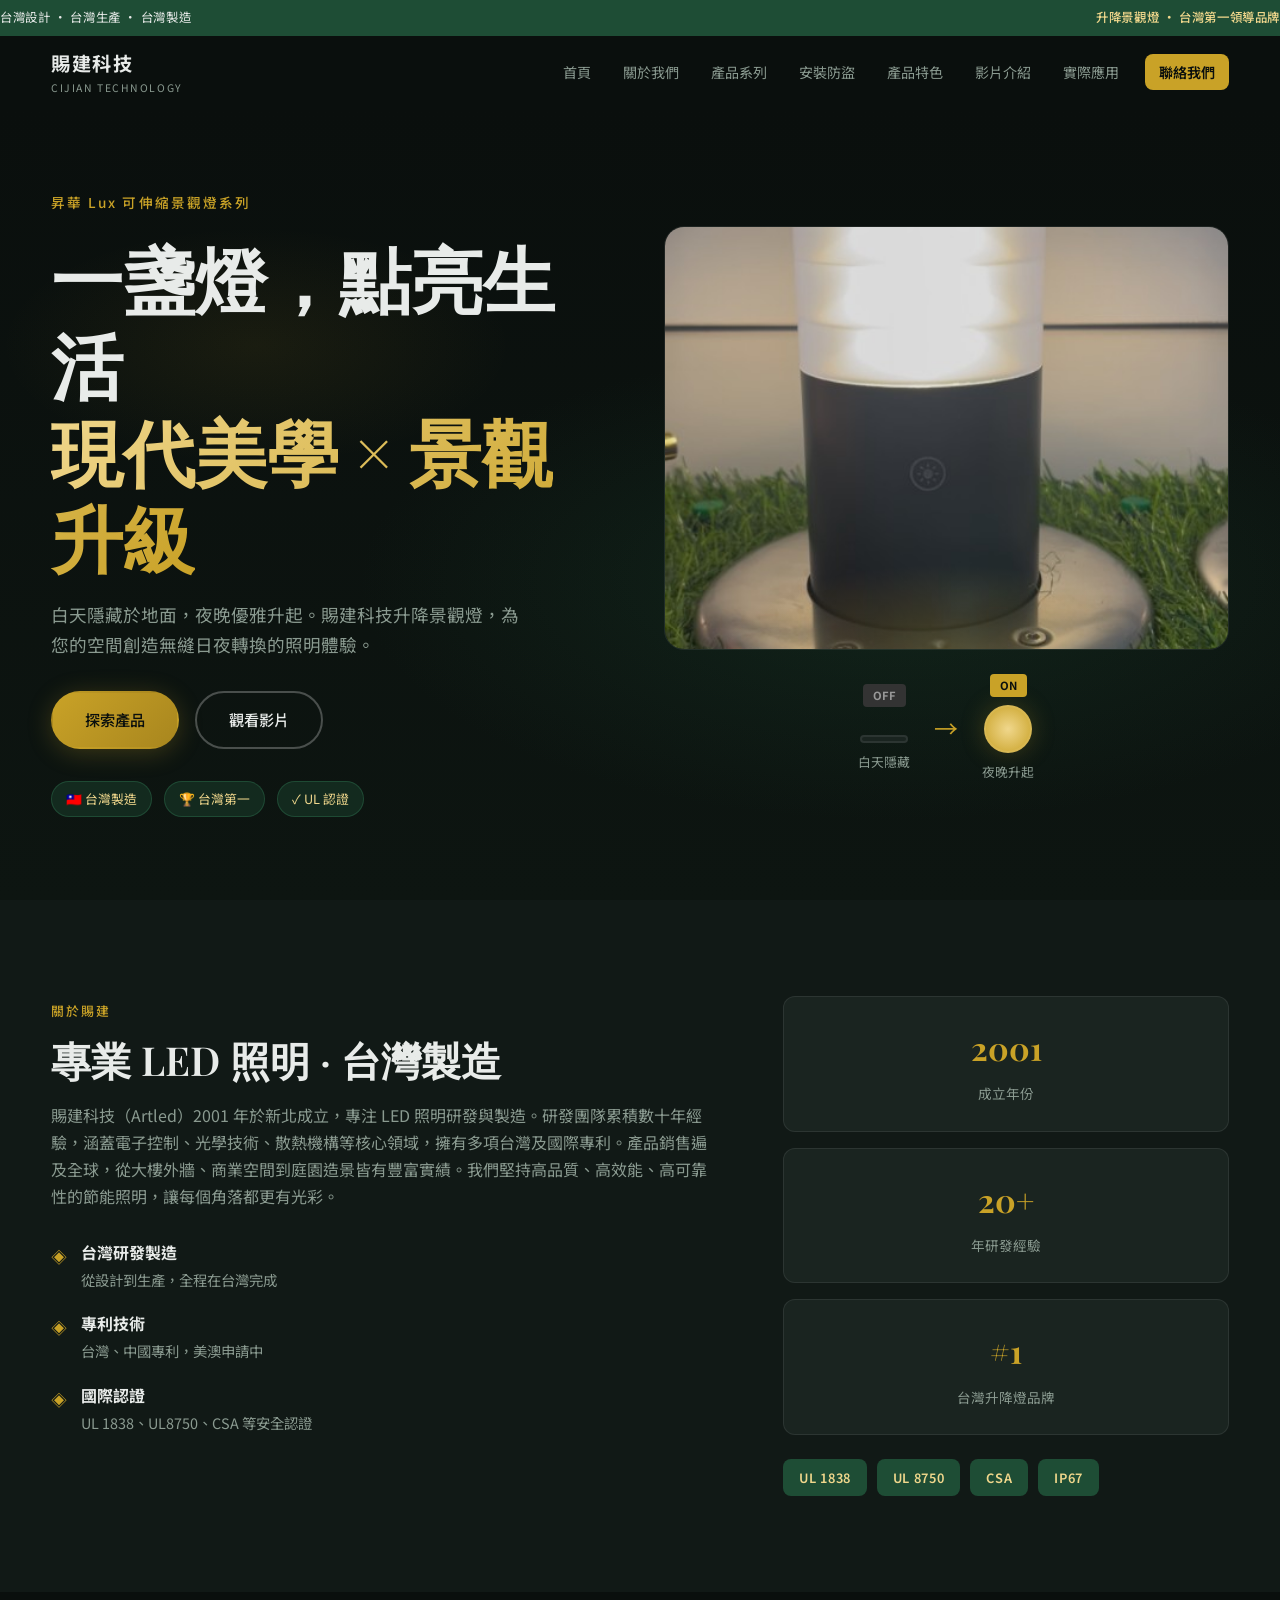
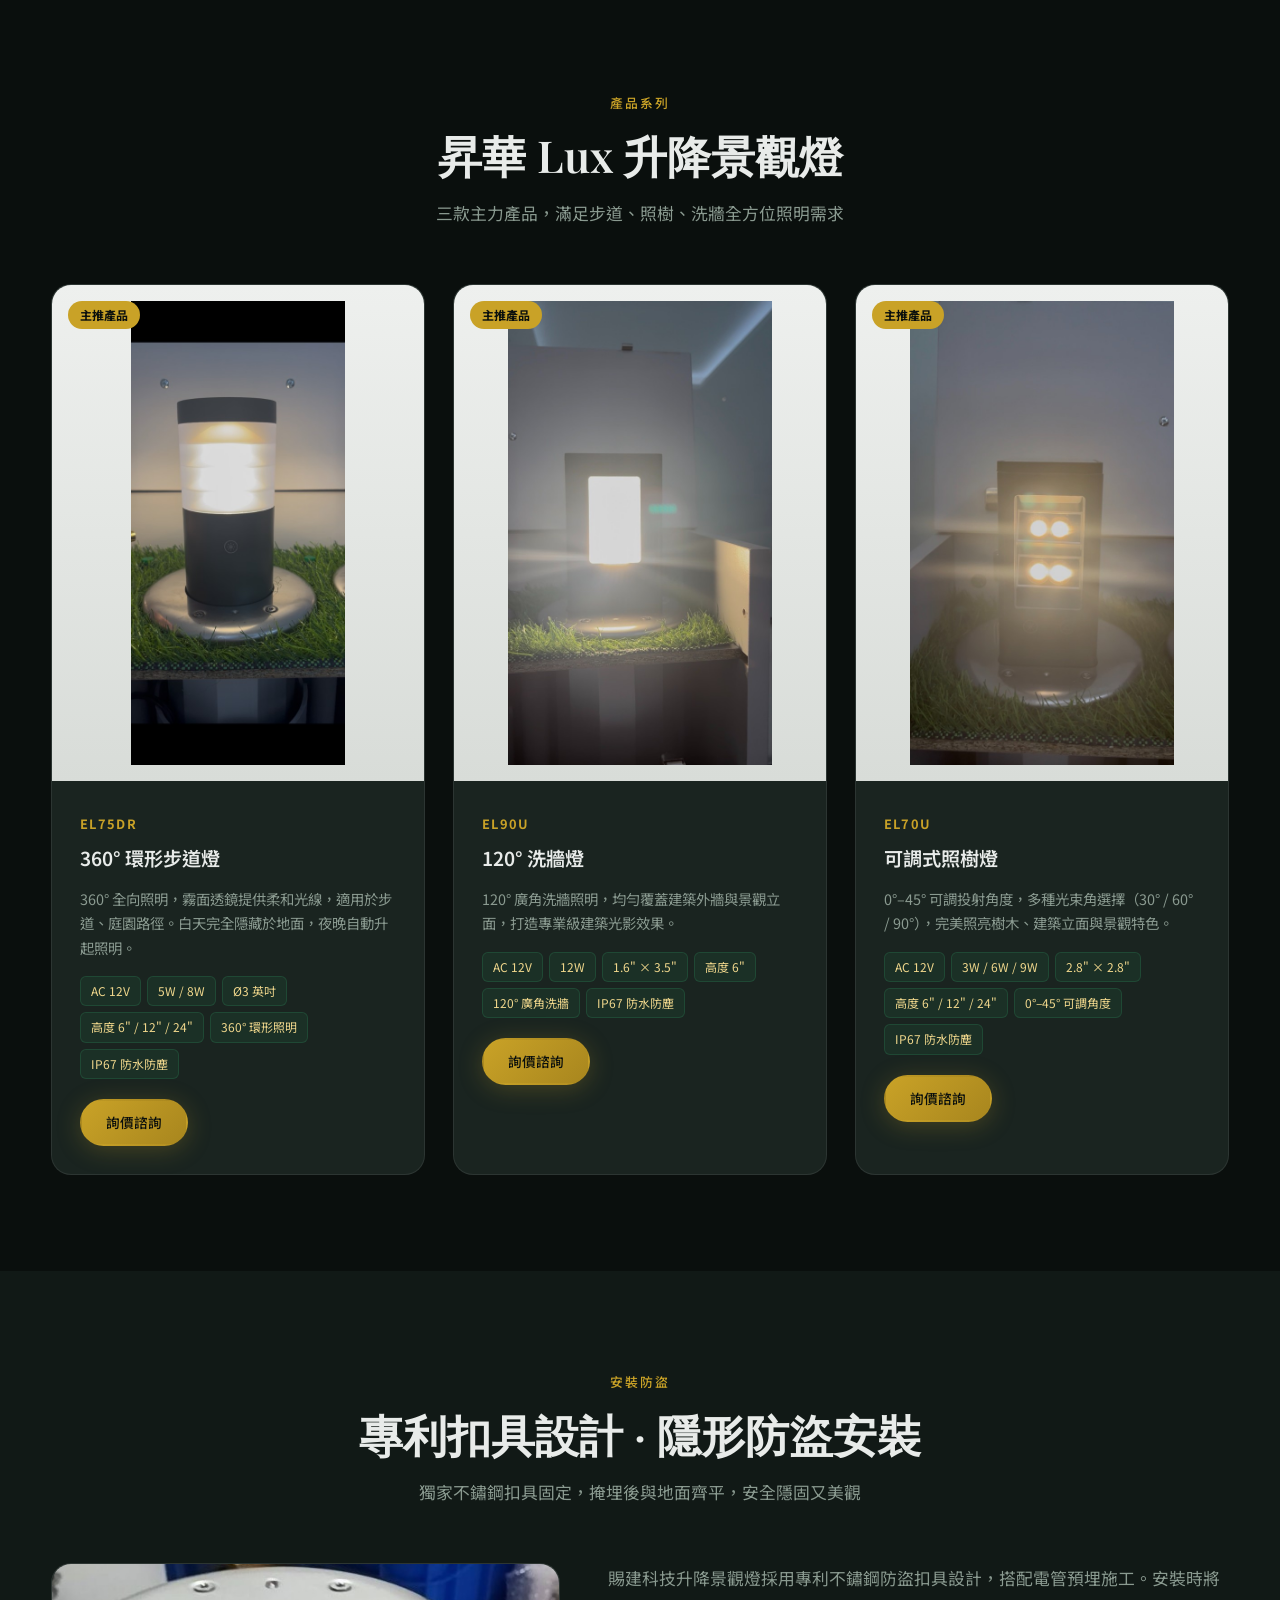
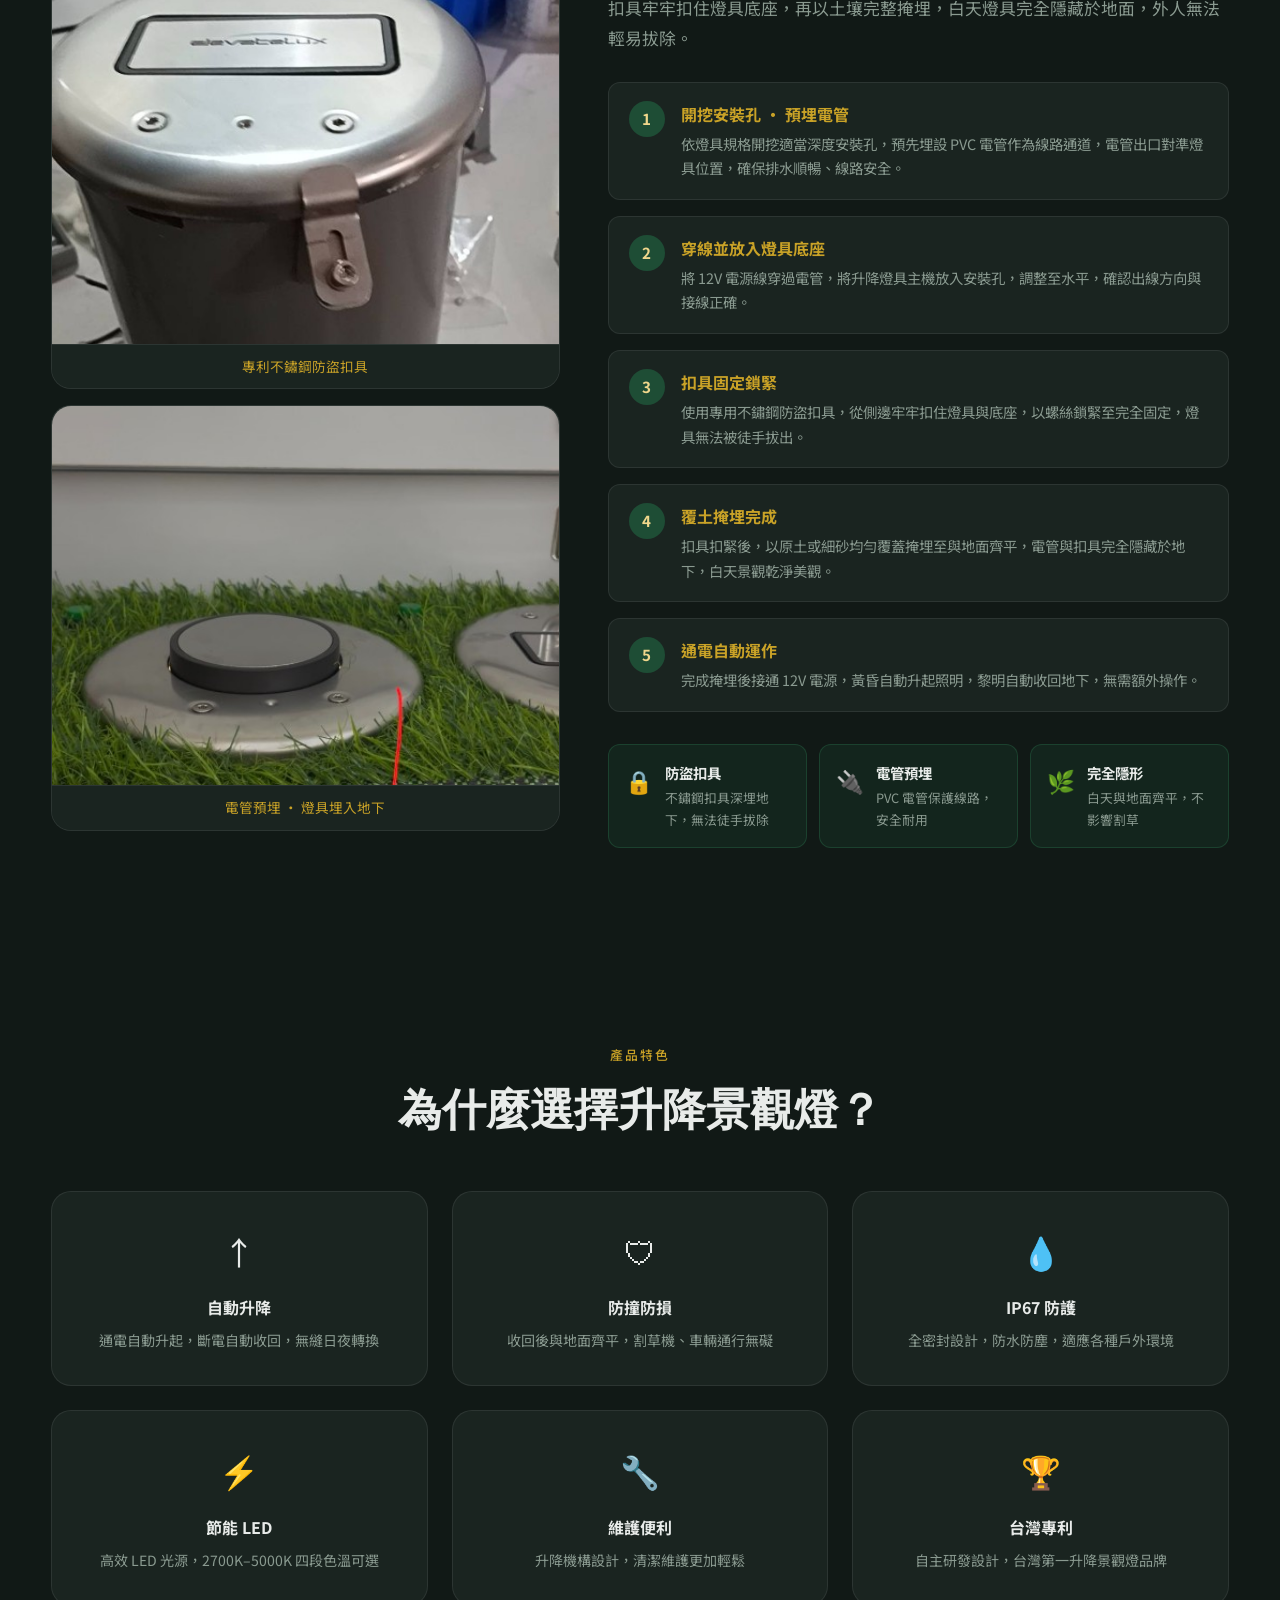
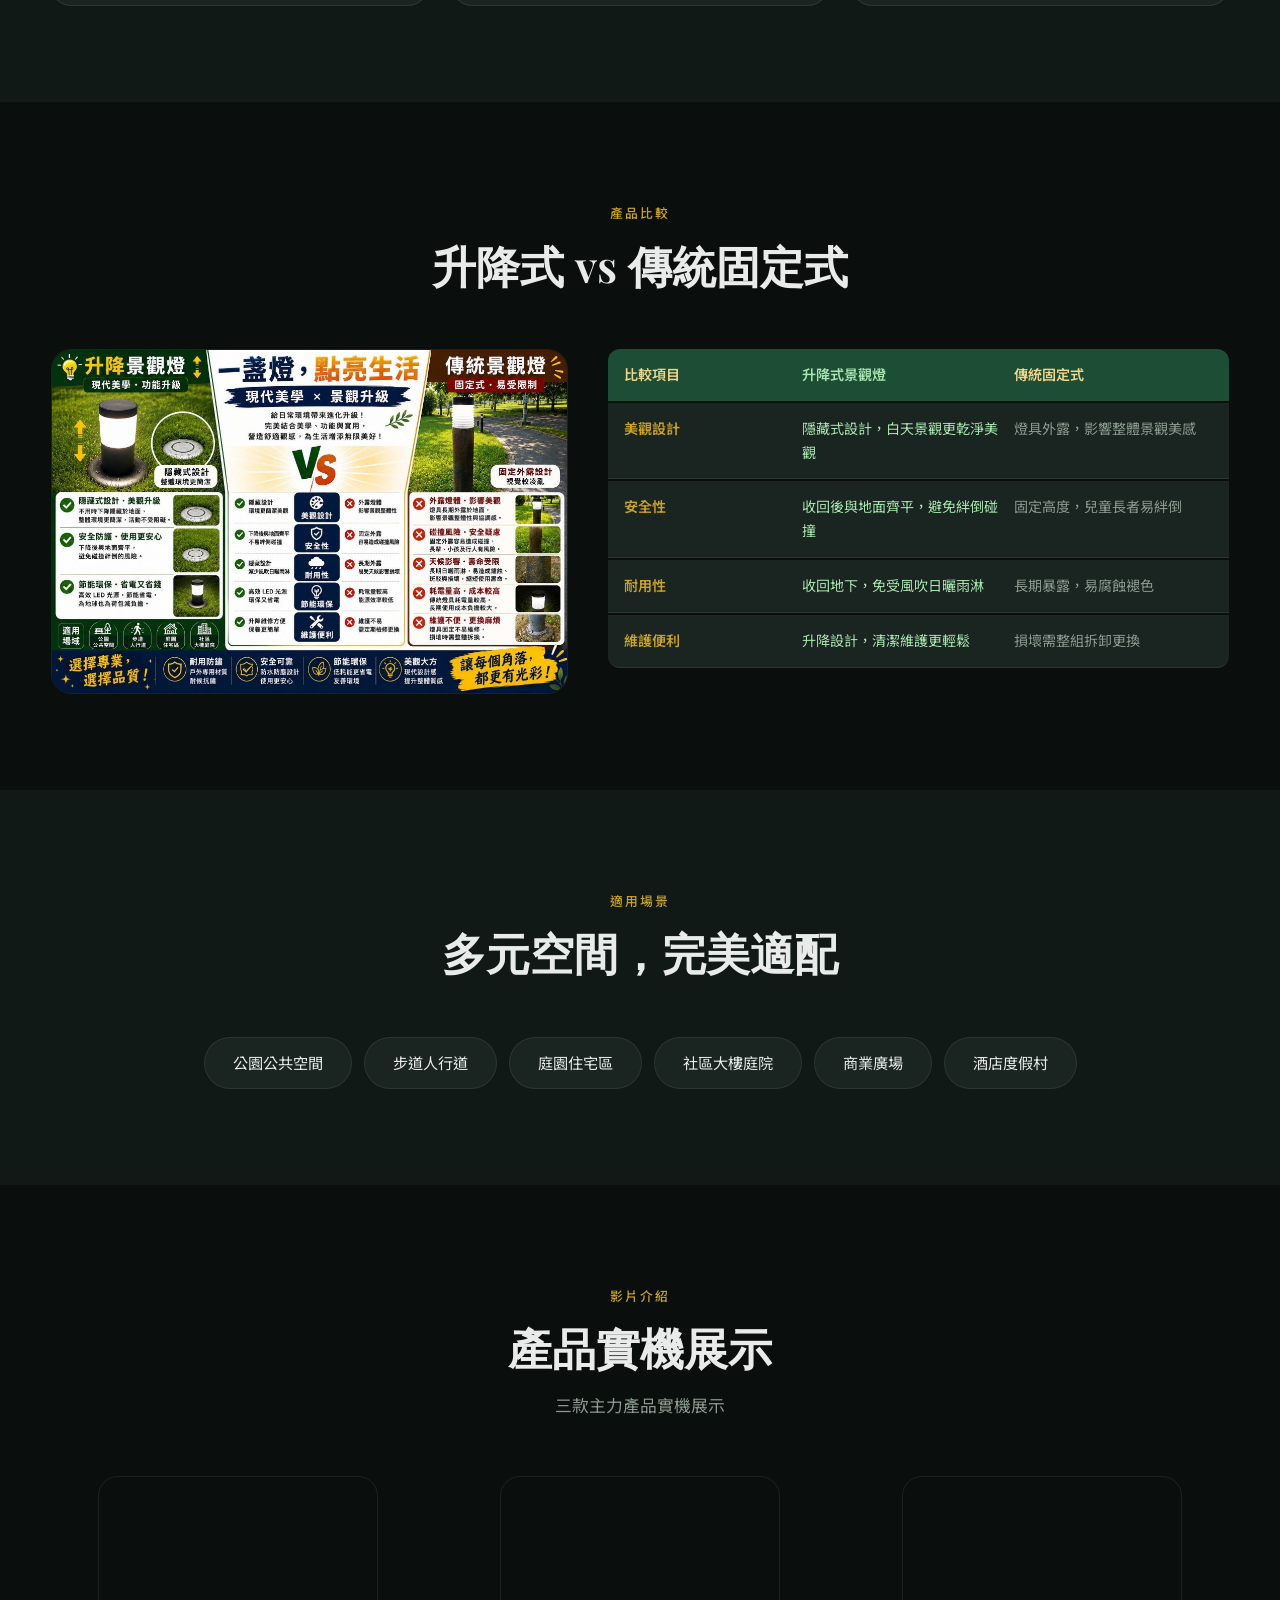
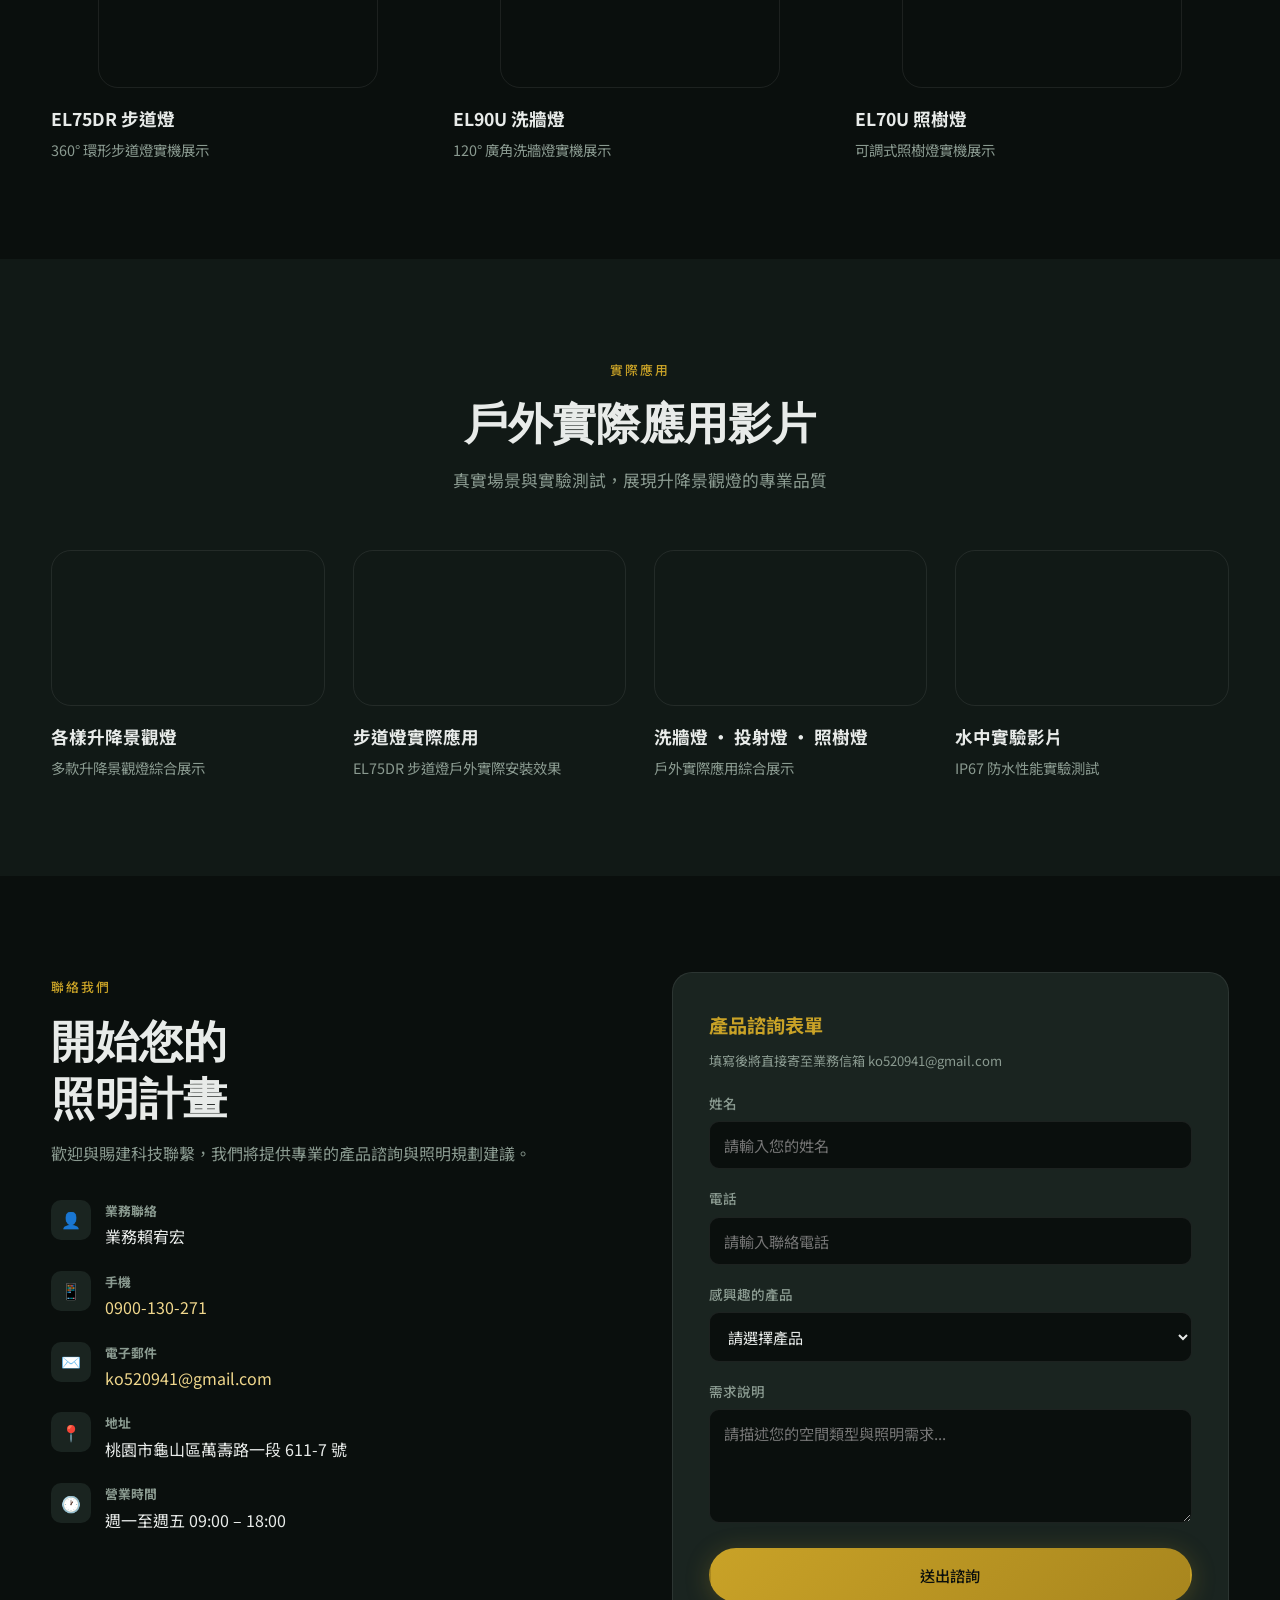
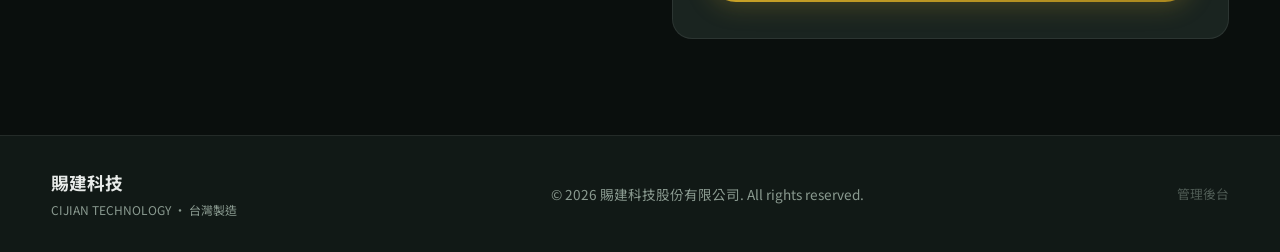
<file: index.html>
<!DOCTYPE html>
<html lang="zh-TW">
<head>
  <meta charset="UTF-8">
  <meta name="viewport" content="width=device-width, initial-scale=1.0">
  <meta name="description" content="賜建科技 — 升降景觀燈台灣第一領導品牌，台灣設計台灣製造。EL75DR 步道燈、EL70U 照樹燈、EL90U 洗牆燈。">
  <title>賜建科技 | 升降景觀燈 · 台灣第一領導品牌</title>
  <link rel="preconnect" href="https://fonts.googleapis.com">
  <link rel="preconnect" href="https://fonts.gstatic.com" crossorigin>
  <link href="https://fonts.googleapis.com/css2?family=Noto+Sans+TC:wght@300;400;500;700;900&family=Playfair+Display:wght@400;600;700&display=swap" rel="stylesheet">
  <link rel="stylesheet" href="css/style.css">
</head>
<body>

  <!-- 頂部品牌條 -->
  <div class="topbar">
    <div class="container topbar__inner">
      <span id="madeInTaiwan">台灣設計 · 台灣生產 · 台灣製造</span>
      <span id="tagline">升降景觀燈 · 台灣第一領導品牌</span>
    </div>
  </div>

  <!-- 導覽列 -->
  <header class="header" id="header">
    <nav class="nav container">
      <a href="#home" class="nav__logo">
        <div class="nav__logo-text">
          <span class="nav__logo-main brandNameAll" id="brandName">賜建科技</span>
          <span class="nav__logo-sub" id="brandSub">CIJIAN TECHNOLOGY</span>
        </div>
      </a>
      <button class="nav__toggle" id="navToggle" aria-label="開啟選單">
        <span></span><span></span><span></span>
      </button>
      <ul class="nav__menu" id="navMenu">
        <li><a href="#home" class="nav__link">首頁</a></li>
        <li><a href="#about" class="nav__link">關於我們</a></li>
        <li><a href="#products" class="nav__link">產品系列</a></li>
        <li><a href="#installation" class="nav__link">安裝防盜</a></li>
        <li><a href="#features" class="nav__link">產品特色</a></li>
        <li><a href="#videos" class="nav__link">影片介紹</a></li>
        <li><a href="#application-videos" class="nav__link">實際應用</a></li>
        <li><a href="#contact" class="nav__link nav__link--cta">聯絡我們</a></li>
      </ul>
    </nav>
  </header>

  <!-- 主視覺 -->
  <section class="hero" id="home">
    <div class="hero__bg"></div>
    <div class="container hero__grid">
      <div class="hero__content">
        <p class="hero__tag" id="heroTag">昇華 Lux 可伸縮景觀燈系列</p>
        <h1 class="hero__title" id="heroTitle">
          一盞燈，點亮生活<br>
          <span>現代美學 × 景觀升級</span>
        </h1>
        <p class="hero__desc" id="heroDesc">
          白天隱藏於地面，夜晚優雅升起。賜建科技升降景觀燈，為您的空間創造無縫日夜轉換的照明體驗。
        </p>
        <div class="hero__actions">
          <a href="#products" class="btn btn--primary">探索產品</a>
          <a href="#videos" class="btn btn--outline">觀看影片</a>
        </div>
        <div class="hero__badges">
          <span class="hero__badge">🇹🇼 台灣製造</span>
          <span class="hero__badge">🏆 台灣第一</span>
          <span class="hero__badge">✓ UL 認證</span>
        </div>
      </div>
      <div class="hero__visual">
        <div class="hero__image-wrap">
          <img id="heroImage" src="images/hero-product.png" alt="升降景觀燈" class="hero__image">
          <div class="img-placeholder" style="display:none">產品圖片</div>
          <div class="hero__glow"></div>
        </div>
        <div class="hero__demo">
          <div class="hero__demo-item">
            <span class="hero__demo-label hero__demo-label--off">OFF</span>
            <div class="hero__demo-light hero__demo-light--off"></div>
            <span>白天隱藏</span>
          </div>
          <div class="hero__demo-arrow">→</div>
          <div class="hero__demo-item">
            <span class="hero__demo-label hero__demo-label--on">ON</span>
            <div class="hero__demo-light hero__demo-light--on"></div>
            <span>夜晚升起</span>
          </div>
        </div>
      </div>
    </div>
  </section>

  <!-- 關於我們 -->
  <section class="about section" id="about">
    <div class="container">
      <div class="about__grid">
        <div class="about__text">
          <p class="section__tag" id="aboutTag">關於賜建</p>
          <h2 class="section__title" id="aboutTitle">專業 LED 照明 · 台灣製造</h2>
          <p class="about__desc" id="aboutDesc"></p>
          <ul class="about__features" id="aboutFeatures"></ul>
        </div>
        <div class="about__visual">
          <div class="about__stats" id="aboutStats"></div>
          <div class="about__cert">
            <div class="cert-badge">UL 1838</div>
            <div class="cert-badge">UL 8750</div>
            <div class="cert-badge">CSA</div>
            <div class="cert-badge">IP67</div>
          </div>
        </div>
      </div>
    </div>
  </section>

  <!-- 產品系列 -->
  <section class="products section" id="products">
    <div class="container">
      <div class="section__header">
        <p class="section__tag">產品系列</p>
        <h2 class="section__title">昇華 Lux 升降景觀燈</h2>
        <p class="section__subtitle">三款主力產品，滿足步道、照樹、洗牆全方位照明需求</p>
      </div>
      <div class="products__grid" id="productsGrid">
        <article class="product-card" id="product-el75dr">
          <div class="product-card__badge">主推產品</div>
          <div class="product-card__image">
            <img src="images/el75dr-pathway.png?v=4" alt="EL75DR 步道燈" loading="lazy">
          </div>
          <div class="product-card__body">
            <span class="product-card__model">EL75DR</span>
            <h3 class="product-card__name">360° 環形步道燈</h3>
            <p class="product-card__desc">360° 全向照明，霧面透鏡提供柔和光線，適用於步道、庭園路徑。</p>
          </div>
        </article>
        <article class="product-card" id="product-el90u">
          <div class="product-card__badge">主推產品</div>
          <div class="product-card__image">
            <img src="images/el90u-wallwash.png?v=4" alt="EL90U 洗牆燈" loading="lazy">
          </div>
          <div class="product-card__body">
            <span class="product-card__model">EL90U</span>
            <h3 class="product-card__name">120° 洗牆燈</h3>
            <p class="product-card__desc">120° 廣角洗牆照明，均勻覆蓋建築外牆與景觀立面。</p>
          </div>
        </article>
        <article class="product-card" id="product-el70u">
          <div class="product-card__badge">主推產品</div>
          <div class="product-card__image">
            <img src="images/el70u-tree.png?v=4" alt="EL70U 照樹燈" loading="lazy">
          </div>
          <div class="product-card__body">
            <span class="product-card__model">EL70U</span>
            <h3 class="product-card__name">可調式照樹燈</h3>
            <p class="product-card__desc">0°–45° 可調投射角度，完美照亮樹木、建築立面與景觀特色。</p>
          </div>
        </article>
      </div>
    </div>
  </section>

  <!-- 安裝防盜 -->
  <section class="installation section" id="installation">
    <div class="container">
      <div class="section__header">
        <p class="section__tag" id="installTag">安裝防盜</p>
        <h2 class="section__title" id="installTitle">專利扣具設計 · 隱形防盜安裝</h2>
        <p class="section__subtitle" id="installSubtitle">獨家不鏽鋼扣具固定，掩埋後與地面齊平，安全隱固又美觀</p>
      </div>
      <div class="installation__grid">
        <div class="installation__images">
          <div class="installation__visual">
            <img id="installImage" src="images/anti-theft-install.png?v=3" alt="防盜扣具特寫" loading="lazy">
            <p class="installation__caption">專利不鏽鋼防盜扣具</p>
          </div>
          <div class="installation__visual">
            <img id="installConduitImage" src="images/install-conduit.png?v=3" alt="電管安裝示意" loading="lazy">
            <p class="installation__caption">電管預埋 · 燈具埋入地下</p>
          </div>
        </div>
        <div class="installation__content">
          <p class="installation__intro" id="installIntro">賜建科技升降景觀燈採用專利不鏽鋼防盜扣具設計，搭配電管預埋施工。安裝時將扣具牢牢扣住燈具底座，再以土壤完整掩埋，白天燈具完全隱藏於地面，外人無法輕易拔除。</p>
          <ol class="installation__steps" id="installSteps">
            <li class="install-step">
              <span class="install-step__num">1</span>
              <div>
                <strong>開挖安裝孔 · 預埋電管</strong>
                <p>依燈具規格開挖適當深度安裝孔，預先埋設 PVC 電管作為線路通道，電管出口對準燈具位置，確保排水順暢、線路安全。</p>
              </div>
            </li>
            <li class="install-step">
              <span class="install-step__num">2</span>
              <div>
                <strong>穿線並放入燈具底座</strong>
                <p>將 12V 電源線穿過電管，將升降燈具主機放入安裝孔，調整至水平，確認出線方向與接線正確。</p>
              </div>
            </li>
            <li class="install-step">
              <span class="install-step__num">3</span>
              <div>
                <strong>扣具固定鎖緊</strong>
                <p>使用專用不鏽鋼防盜扣具，從側邊牢牢扣住燈具與底座，以螺絲鎖緊至完全固定，燈具無法被徒手拔出。</p>
              </div>
            </li>
            <li class="install-step">
              <span class="install-step__num">4</span>
              <div>
                <strong>覆土掩埋完成</strong>
                <p>扣具扣緊後，以原土或細砂均勻覆蓋掩埋至與地面齊平，電管與扣具完全隱藏於地下，白天景觀乾淨美觀。</p>
              </div>
            </li>
            <li class="install-step">
              <span class="install-step__num">5</span>
              <div>
                <strong>通電自動運作</strong>
                <p>完成掩埋後接通 12V 電源，黃昏自動升起照明，黎明自動收回地下，無需額外操作。</p>
              </div>
            </li>
          </ol>
          <div class="installation__highlights" id="installHighlights">
            <div class="install-highlight">
              <span class="install-highlight__icon">🔒</span>
              <div><strong>防盜扣具</strong><p>不鏽鋼扣具深埋地下，無法徒手拔除</p></div>
            </div>
            <div class="install-highlight">
              <span class="install-highlight__icon">🔌</span>
              <div><strong>電管預埋</strong><p>PVC 電管保護線路，安全耐用</p></div>
            </div>
            <div class="install-highlight">
              <span class="install-highlight__icon">🌿</span>
              <div><strong>完全隱形</strong><p>白天與地面齊平，不影響割草</p></div>
            </div>
          </div>
        </div>
      </div>
    </div>
  </section>

  <!-- 產品特色 -->
  <section class="features section" id="features">
    <div class="container">
      <div class="section__header">
        <p class="section__tag" id="featuresTag">產品特色</p>
        <h2 class="section__title" id="featuresTitle">為什麼選擇升降景觀燈？</h2>
      </div>
      <div class="features__grid" id="featuresGrid"></div>
    </div>
  </section>

  <!-- 產品比較 -->
  <section class="comparison section" id="comparison">
    <div class="container">
      <div class="section__header">
        <p class="section__tag" id="comparisonTag">產品比較</p>
        <h2 class="section__title" id="comparisonTitle">升降式 vs 傳統固定式</h2>
      </div>
      <div class="comparison__wrap">
        <div class="comparison__image-wrap reveal">
          <img id="comparisonImage" src="images/comparison.png" alt="升降式與傳統燈比較" loading="lazy">
        </div>
        <div class="comparison__table" id="comparisonTable"></div>
      </div>
    </div>
  </section>

  <!-- 適用場景 -->
  <section class="applications section" id="applications">
    <div class="container">
      <div class="section__header">
        <p class="section__tag" id="appsTag">適用場景</p>
        <h2 class="section__title" id="appsTitle">多元空間，完美適配</h2>
      </div>
      <div class="apps__grid" id="appsGrid"></div>
    </div>
  </section>

  <!-- 影片介紹 -->
  <section class="videos section" id="videos">
    <div class="container">
      <div class="section__header">
        <p class="section__tag">影片介紹</p>
        <h2 class="section__title">產品實機展示</h2>
        <p class="section__subtitle" id="videosSubtitle">三款主力產品實機展示</p>
      </div>
      <div class="videos__grid" id="videosGrid">
        <div class="video-card">
          <div class="video-card__embed video-card__embed--shorts">
            <iframe src="https://www.youtube.com/embed/upr9WTXBIaI" title="EL75DR 步道燈" frameborder="0" allow="accelerometer; autoplay; clipboard-write; encrypted-media; gyroscope; picture-in-picture" allowfullscreen loading="lazy"></iframe>
          </div>
          <h3>EL75DR 步道燈</h3>
          <p>360° 環形步道燈實機展示</p>
        </div>
        <div class="video-card">
          <div class="video-card__embed video-card__embed--shorts">
            <iframe src="https://www.youtube.com/embed/wQdR-EBLM2M" title="EL90U 洗牆燈" frameborder="0" allow="accelerometer; autoplay; clipboard-write; encrypted-media; gyroscope; picture-in-picture" allowfullscreen loading="lazy"></iframe>
          </div>
          <h3>EL90U 洗牆燈</h3>
          <p>120° 廣角洗牆燈實機展示</p>
        </div>
        <div class="video-card">
          <div class="video-card__embed video-card__embed--shorts">
            <iframe src="https://www.youtube.com/embed/faVpAl6Ajgs" title="EL70U 照樹燈" frameborder="0" allow="accelerometer; autoplay; clipboard-write; encrypted-media; gyroscope; picture-in-picture" allowfullscreen loading="lazy"></iframe>
          </div>
          <h3>EL70U 照樹燈</h3>
          <p>可調式照樹燈實機展示</p>
        </div>
      </div>
    </div>
  </section>

  <!-- 實際應用影片 -->
  <section class="videos section application-videos" id="application-videos">
    <div class="container">
      <div class="section__header">
        <p class="section__tag" id="appVideosTag">實際應用</p>
        <h2 class="section__title" id="appVideosTitle">戶外實際應用影片</h2>
        <p class="section__subtitle" id="appVideosSubtitle">真實場景與實驗測試，展現升降景觀燈的專業品質</p>
      </div>
      <div class="videos__grid videos__grid--4" id="applicationVideosGrid">
        <div class="video-card">
          <div class="video-card__embed video-card__embed--shorts">
            <iframe src="https://www.youtube.com/embed/Y5pGnCh9oIc" title="各樣升降景觀燈" frameborder="0" allow="accelerometer; autoplay; clipboard-write; encrypted-media; gyroscope; picture-in-picture" allowfullscreen loading="lazy"></iframe>
          </div>
          <h3>各樣升降景觀燈</h3>
          <p>多款升降景觀燈綜合展示</p>
        </div>
        <div class="video-card">
          <div class="video-card__embed video-card__embed--shorts">
            <iframe src="https://www.youtube.com/embed/kdRYKts9by4" title="步道燈實際應用" frameborder="0" allow="accelerometer; autoplay; clipboard-write; encrypted-media; gyroscope; picture-in-picture" allowfullscreen loading="lazy"></iframe>
          </div>
          <h3>步道燈實際應用</h3>
          <p>EL75DR 步道燈戶外實際安裝效果</p>
        </div>
        <div class="video-card">
          <div class="video-card__embed video-card__embed--shorts">
            <iframe src="https://www.youtube.com/embed/5nkM6KGQ5os" title="洗牆燈投射燈照樹燈戶外應用" frameborder="0" allow="accelerometer; autoplay; clipboard-write; encrypted-media; gyroscope; picture-in-picture" allowfullscreen loading="lazy"></iframe>
          </div>
          <h3>洗牆燈 · 投射燈 · 照樹燈</h3>
          <p>戶外實際應用綜合展示</p>
        </div>
        <div class="video-card">
          <div class="video-card__embed video-card__embed--shorts">
            <iframe src="https://www.youtube.com/embed/uqKrGf6HRZs" title="水中實驗影片" frameborder="0" allow="accelerometer; autoplay; clipboard-write; encrypted-media; gyroscope; picture-in-picture" allowfullscreen loading="lazy"></iframe>
          </div>
          <h3>水中實驗影片</h3>
          <p>IP67 防水性能實驗測試</p>
        </div>
      </div>
    </div>
  </section>

  <!-- 聯絡我們 -->
  <section class="contact section" id="contact">
    <div class="container">
      <div class="contact__grid">
        <div class="contact__info">
          <p class="section__tag">聯絡我們</p>
          <h2 class="section__title">開始您的<br>照明計畫</h2>
          <p class="contact__desc">
            歡迎與賜建科技聯繫，我們將提供專業的產品諮詢與照明規劃建議。
          </p>
          <ul class="contact__details">
            <li>
              <span class="contact__detail-icon">👤</span>
              <div><strong>業務聯絡</strong><p id="contactPerson">業務賴宥宏</p></div>
            </li>
            <li>
              <span class="contact__detail-icon">📱</span>
              <div><strong>手機</strong><p id="contactPhone"><a href="tel:0900130271">0900-130-271</a></p></div>
            </li>
            <li>
              <span class="contact__detail-icon">✉️</span>
              <div><strong>電子郵件</strong><p id="contactEmail"><a href="mailto:ko520941@gmail.com">ko520941@gmail.com</a></p></div>
            </li>
            <li>
              <span class="contact__detail-icon">📍</span>
              <div><strong>地址</strong><p id="contactAddress">桃園市龜山區萬壽路一段 611-7 號</p></div>
            </li>
            <li>
              <span class="contact__detail-icon">🕐</span>
              <div><strong>營業時間</strong><p id="contactHours">週一至週五 09:00 – 18:00</p></div>
            </li>
          </ul>
        </div>
        <form class="contact__form" id="contactForm" action="https://formsubmit.co/ko520941@gmail.com" method="POST">
          <input type="hidden" name="_subject" value="【賜建科技官網】新諮詢表單">
          <input type="hidden" name="_captcha" value="false">
          <input type="hidden" name="_template" value="table">
          <input type="text" name="_honey" style="display:none">
          <input type="hidden" name="_next" value="https://cijian-landscape-light.vercel.app/?sent=1#contact">
          <h3>產品諮詢表單</h3>
          <p class="contact__form-note">填寫後將直接寄至業務信箱 ko520941@gmail.com</p>
          <div class="form__group">
            <label for="name">姓名</label>
            <input type="text" id="name" name="姓名" placeholder="請輸入您的姓名" required>
          </div>
          <div class="form__group">
            <label for="phone">電話</label>
            <input type="tel" id="phone" name="電話" placeholder="請輸入聯絡電話" required>
          </div>
          <div class="form__group">
            <label for="product">感興趣的產品</label>
            <select id="product" name="感興趣的產品">
              <option value="">請選擇產品</option>
              <option value="EL75DR 步道燈">EL75DR 步道燈</option>
              <option value="EL70U 照樹燈">EL70U 照樹燈</option>
              <option value="EL90U 洗牆燈">EL90U 洗牆燈</option>
              <option value="其他">其他 / 不確定</option>
            </select>
          </div>
          <div class="form__group">
            <label for="message">需求說明</label>
            <textarea id="message" name="需求說明" rows="4" placeholder="請描述您的空間類型與照明需求..." required></textarea>
          </div>
          <button type="submit" class="btn btn--primary btn--full">送出諮詢</button>
        </form>
      </div>
    </div>
  </section>

  <!-- 頁尾 -->
  <footer class="footer">
    <div class="container footer__inner">
      <div class="footer__brand">
        <span class="brandNameAll">賜建科技</span>
        <span class="footer__sub">CIJIAN TECHNOLOGY · 台灣製造</span>
      </div>
      <p class="footer__copy">&copy; 2026 賜建科技股份有限公司. All rights reserved.</p>
      <a href="admin.html" class="footer__admin">管理後台</a>
    </div>
  </footer>

  <script src="js/cms.js"></script>
  <script src="js/render.js"></script>
  <script src="js/main.js"></script>
</body>
</html>
</file>
<file: css/style.css>
/* ===== CSS Variables ===== */
:root {
  --color-bg: #0a0f0d;
  --color-bg-alt: #111916;
  --color-surface: #1a2420;
  --color-border: rgba(255, 255, 255, 0.08);
  --color-text: #e8ebe9;
  --color-text-muted: #8a9a90;
  --color-accent: #c9a227;
  --color-accent-light: #f0d78c;
  --color-accent-glow: rgba(201, 162, 39, 0.25);
  --color-green: #1e4d35;
  --color-green-light: #2a6b4a;
  --font-sans: 'Noto Sans TC', sans-serif;
  --font-display: 'Playfair Display', serif;
  --header-height: 72px;
  --topbar-height: 36px;
  --transition: 0.3s cubic-bezier(0.4, 0, 0.2, 1);
  --radius: 12px;
  --radius-lg: 20px;
}

*, *::before, *::after { box-sizing: border-box; margin: 0; padding: 0; }

html {
  scroll-behavior: smooth;
  scroll-padding-top: calc(var(--header-height) + var(--topbar-height));
}

body {
  font-family: var(--font-sans);
  background: var(--color-bg);
  color: var(--color-text);
  line-height: 1.7;
  overflow-x: hidden;
}

img { max-width: 100%; display: block; }
a { text-decoration: none; color: inherit; }
ul { list-style: none; }

.container { width: min(1200px, 92%); margin-inline: auto; }
.section { padding: 96px 0; }

.section__tag {
  display: inline-block;
  font-size: 0.8rem;
  font-weight: 500;
  letter-spacing: 0.15em;
  text-transform: uppercase;
  color: var(--color-accent);
  margin-bottom: 12px;
}

.section__title {
  font-family: var(--font-display);
  font-size: clamp(2rem, 4vw, 2.75rem);
  font-weight: 600;
  line-height: 1.3;
  margin-bottom: 16px;
}

.section__subtitle {
  color: var(--color-text-muted);
  font-size: 1.05rem;
  max-width: 560px;
  margin-inline: auto;
}

.section__header { text-align: center; margin-bottom: 56px; }

/* ===== Buttons ===== */
.btn {
  display: inline-flex;
  align-items: center;
  justify-content: center;
  padding: 14px 32px;
  font-size: 0.95rem;
  font-weight: 500;
  border-radius: 50px;
  border: 2px solid transparent;
  cursor: pointer;
  transition: var(--transition);
  font-family: inherit;
}

.btn--primary {
  background: linear-gradient(135deg, var(--color-accent), #a8861e);
  color: #0a0f0d;
  box-shadow: 0 4px 24px var(--color-accent-glow);
}

.btn--primary:hover {
  transform: translateY(-2px);
  box-shadow: 0 8px 32px var(--color-accent-glow);
}

.btn--outline {
  border-color: rgba(255, 255, 255, 0.25);
  color: var(--color-text);
  background: transparent;
}

.btn--outline:hover { border-color: var(--color-accent); color: var(--color-accent); }
.btn--full { width: 100%; }
.btn--sm { padding: 10px 24px; font-size: 0.85rem; }

/* ===== Topbar ===== */
.topbar {
  background: var(--color-green);
  height: var(--topbar-height);
  display: flex;
  align-items: center;
  font-size: 0.78rem;
  letter-spacing: 0.05em;
}

.topbar__inner {
  display: flex;
  justify-content: space-between;
  align-items: center;
  width: 100%;
}

.topbar span:last-child {
  color: var(--color-accent-light);
  font-weight: 500;
}

/* ===== Header ===== */
.header {
  position: sticky;
  top: 0;
  z-index: 1000;
  height: var(--header-height);
  transition: var(--transition);
}

.header--scrolled {
  background: rgba(10, 15, 13, 0.95);
  backdrop-filter: blur(16px);
  border-bottom: 1px solid var(--color-border);
}

.nav {
  display: flex;
  align-items: center;
  justify-content: space-between;
  height: 100%;
}

.nav__logo-main {
  font-size: 1.2rem;
  font-weight: 700;
  letter-spacing: 0.08em;
  display: block;
}

.nav__logo-sub {
  font-size: 0.65rem;
  color: var(--color-text-muted);
  letter-spacing: 0.15em;
  display: block;
}

.nav__menu { display: flex; align-items: center; gap: 4px; }

.nav__link {
  padding: 8px 14px;
  font-size: 0.88rem;
  color: var(--color-text-muted);
  border-radius: 8px;
  transition: var(--transition);
}

.nav__link:hover { color: var(--color-text); }

.nav__link--cta {
  background: var(--color-accent);
  color: #0a0f0d !important;
  font-weight: 600;
  margin-left: 8px;
}

.nav__link--cta:hover { background: var(--color-accent-light); }

.nav__toggle {
  display: none;
  flex-direction: column;
  gap: 5px;
  background: none;
  border: none;
  cursor: pointer;
  padding: 4px;
}

.nav__toggle span {
  display: block;
  width: 24px;
  height: 2px;
  background: var(--color-text);
  transition: var(--transition);
}

/* ===== Hero ===== */
.hero {
  position: relative;
  min-height: calc(100vh - var(--topbar-height) - var(--header-height));
  display: flex;
  align-items: center;
  overflow: hidden;
}

.hero__bg {
  position: absolute;
  inset: 0;
  background:
    radial-gradient(ellipse 70% 50% at 70% 60%, rgba(30, 77, 53, 0.3) 0%, transparent 60%),
    radial-gradient(ellipse 40% 30% at 20% 30%, rgba(201, 162, 39, 0.08) 0%, transparent 50%),
    linear-gradient(180deg, var(--color-bg) 0%, #0d1511 100%);
}

.hero__grid {
  position: relative;
  z-index: 1;
  display: grid;
  grid-template-columns: 1fr 1fr;
  gap: 48px;
  align-items: center;
  padding: 60px 0;
}

.hero__tag {
  font-size: 0.85rem;
  font-weight: 500;
  letter-spacing: 0.15em;
  color: var(--color-accent);
  margin-bottom: 20px;
}

.hero__title {
  font-family: var(--font-display);
  font-size: clamp(2.2rem, 5vw, 3.8rem);
  font-weight: 700;
  line-height: 1.2;
  margin-bottom: 20px;
}

.hero__title span {
  background: linear-gradient(135deg, var(--color-accent-light), var(--color-accent));
  -webkit-background-clip: text;
  -webkit-text-fill-color: transparent;
  background-clip: text;
}

.hero__desc {
  color: var(--color-text-muted);
  font-size: 1.05rem;
  max-width: 480px;
  margin-bottom: 32px;
}

.hero__actions { display: flex; gap: 16px; flex-wrap: wrap; margin-bottom: 32px; }

.hero__badges { display: flex; gap: 12px; flex-wrap: wrap; }

.hero__badge {
  padding: 6px 14px;
  background: rgba(30, 77, 53, 0.4);
  border: 1px solid rgba(42, 107, 74, 0.5);
  border-radius: 50px;
  font-size: 0.8rem;
  color: var(--color-accent-light);
}

.hero__visual { position: relative; }

.hero__image-wrap {
  position: relative;
  border-radius: var(--radius-lg);
  overflow: hidden;
  border: 1px solid var(--color-border);
}

.hero__image {
  width: 100%;
  aspect-ratio: 4/3;
  object-fit: cover;
}

.hero__glow {
  position: absolute;
  bottom: -20%;
  left: 50%;
  transform: translateX(-50%);
  width: 80%;
  height: 40%;
  background: radial-gradient(ellipse, var(--color-accent-glow), transparent 70%);
  pointer-events: none;
}

.hero__demo {
  display: flex;
  align-items: center;
  justify-content: center;
  gap: 24px;
  margin-top: 24px;
}

.hero__demo-item {
  text-align: center;
  font-size: 0.8rem;
  color: var(--color-text-muted);
}

.hero__demo-label {
  display: inline-block;
  padding: 2px 10px;
  border-radius: 4px;
  font-size: 0.7rem;
  font-weight: 700;
  margin-bottom: 8px;
}

.hero__demo-label--off { background: #333; color: #999; }
.hero__demo-label--on { background: var(--color-accent); color: #0a0f0d; }

.hero__demo-light {
  width: 48px;
  height: 48px;
  border-radius: 50%;
  margin: 0 auto 8px;
  border: 2px solid var(--color-border);
}

.hero__demo-light--off {
  background: #1a2420;
  height: 8px;
  border-radius: 4px;
  margin-top: 20px;
}

.hero__demo-light--on {
  background: radial-gradient(circle, var(--color-accent-light), var(--color-accent));
  box-shadow: 0 0 24px var(--color-accent-glow);
  animation: pulse 2s infinite;
}

.hero__demo-arrow { color: var(--color-accent); font-size: 1.5rem; }

@keyframes pulse {
  0%, 100% { box-shadow: 0 0 16px var(--color-accent-glow); }
  50% { box-shadow: 0 0 32px var(--color-accent-glow); }
}

/* ===== About ===== */
.about { background: var(--color-bg-alt); }

.about__grid {
  display: grid;
  grid-template-columns: 1.2fr 0.8fr;
  gap: 64px;
  align-items: start;
}

.about__desc { color: var(--color-text-muted); margin-bottom: 16px; }

.about__features { margin-top: 28px; display: flex; flex-direction: column; gap: 18px; }

.about__features li { display: flex; gap: 14px; align-items: flex-start; }

.feature__icon { color: var(--color-accent); margin-top: 4px; flex-shrink: 0; }

.about__features strong { display: block; margin-bottom: 2px; }
.about__features p { font-size: 0.9rem; color: var(--color-text-muted); }

.about__stats { display: flex; flex-direction: column; gap: 16px; margin-bottom: 24px; }

.stat {
  padding: 24px;
  background: var(--color-surface);
  border: 1px solid var(--color-border);
  border-radius: var(--radius);
  text-align: center;
}

.stat__number {
  display: block;
  font-family: var(--font-display);
  font-size: 2rem;
  font-weight: 700;
  color: var(--color-accent);
  margin-bottom: 4px;
}

.stat__label { font-size: 0.85rem; color: var(--color-text-muted); }

.about__cert { display: flex; flex-wrap: wrap; gap: 10px; }

.cert-badge {
  padding: 8px 16px;
  background: var(--color-green);
  border-radius: 8px;
  font-size: 0.8rem;
  font-weight: 600;
  color: var(--color-accent-light);
  letter-spacing: 0.05em;
}

/* ===== Products ===== */
.products__grid {
  display: grid;
  grid-template-columns: repeat(3, 1fr);
  gap: 28px;
}

.product-card {
  background: var(--color-surface);
  border: 1px solid var(--color-border);
  border-radius: var(--radius-lg);
  overflow: hidden;
  transition: var(--transition);
  position: relative;
}

.product-card:hover {
  border-color: rgba(201, 162, 39, 0.3);
  transform: translateY(-6px);
  box-shadow: 0 16px 48px rgba(0, 0, 0, 0.3);
}

.product-card__badge {
  position: absolute;
  top: 16px;
  left: 16px;
  z-index: 2;
  padding: 4px 12px;
  background: var(--color-accent);
  color: #0a0f0d;
  font-size: 0.75rem;
  font-weight: 700;
  border-radius: 50px;
}

.product-card__image {
  aspect-ratio: 3/4;
  min-height: 300px;
  overflow: hidden;
  background: linear-gradient(180deg, #eef0ee 0%, #d8dcd8 100%);
  display: flex;
  align-items: center;
  justify-content: center;
  padding: 16px;
}

.product-card__image img {
  width: 100%;
  height: 100%;
  object-fit: contain;
  object-position: center center;
  transition: var(--transition);
}

.product-card:hover .product-card__image img { transform: scale(1.03); }

.product-card__placeholder {
  width: 100%;
  height: 100%;
  display: flex;
  align-items: center;
  justify-content: center;
  font-family: var(--font-display);
  font-size: 1.5rem;
  color: var(--color-accent);
}

.product-card__body { padding: 28px; }

.product-card__model {
  font-size: 0.8rem;
  font-weight: 700;
  color: var(--color-accent);
  letter-spacing: 0.1em;
}

.product-card__name {
  font-size: 1.2rem;
  font-weight: 600;
  margin: 6px 0 12px;
}

.product-card__desc {
  font-size: 0.9rem;
  color: var(--color-text-muted);
  margin-bottom: 16px;
}

.product-card__specs {
  display: flex;
  flex-wrap: wrap;
  gap: 6px;
  margin-bottom: 20px;
}

.product-card__specs li {
  padding: 4px 10px;
  background: rgba(30, 77, 53, 0.3);
  border: 1px solid rgba(42, 107, 74, 0.4);
  border-radius: 6px;
  font-size: 0.75rem;
  color: var(--color-accent-light);
}

/* ===== Installation ===== */
.installation { background: var(--color-bg-alt); }

.installation__grid {
  display: grid;
  grid-template-columns: 0.9fr 1.1fr;
  gap: 48px;
  align-items: start;
}

.installation__images {
  display: flex;
  flex-direction: column;
  gap: 16px;
}

.installation__visual {
  border-radius: var(--radius-lg);
  overflow: hidden;
  border: 1px solid var(--color-border);
  background: var(--color-surface);
}

.installation__visual img {
  width: 100%;
  display: block;
  aspect-ratio: 4/3;
  object-fit: cover;
}

.installation__caption {
  padding: 10px 16px;
  font-size: 0.85rem;
  color: var(--color-accent);
  text-align: center;
  background: var(--color-surface);
  border-top: 1px solid var(--color-border);
}

.installation__content {
  min-width: 0;
}

.installation__intro {
  color: var(--color-text-muted);
  font-size: 1.05rem;
  margin-bottom: 28px;
  line-height: 1.8;
}

.installation__steps {
  display: flex;
  flex-direction: column;
  gap: 16px;
  margin-bottom: 32px;
}

.install-step {
  display: flex;
  gap: 16px;
  align-items: flex-start;
  padding: 18px 20px;
  background: var(--color-surface);
  border: 1px solid var(--color-border);
  border-radius: var(--radius);
  transition: var(--transition);
}

.install-step:hover {
  border-color: rgba(201, 162, 39, 0.25);
}

.install-step__num {
  flex-shrink: 0;
  width: 36px;
  height: 36px;
  display: flex;
  align-items: center;
  justify-content: center;
  background: var(--color-green);
  color: var(--color-accent-light);
  font-weight: 700;
  font-size: 0.95rem;
  border-radius: 50%;
}

.install-step strong {
  display: block;
  margin-bottom: 4px;
  color: var(--color-accent);
}

.install-step p {
  font-size: 0.9rem;
  color: var(--color-text-muted);
}

.installation__highlights {
  display: grid;
  grid-template-columns: repeat(3, 1fr);
  gap: 12px;
}

.install-highlight {
  display: flex;
  gap: 12px;
  align-items: flex-start;
  padding: 16px;
  background: rgba(30, 77, 53, 0.25);
  border: 1px solid rgba(42, 107, 74, 0.4);
  border-radius: var(--radius);
}

.install-highlight__icon { font-size: 1.4rem; flex-shrink: 0; }

.install-highlight strong {
  display: block;
  font-size: 0.9rem;
  margin-bottom: 2px;
}

.install-highlight p {
  font-size: 0.8rem;
  color: var(--color-text-muted);
}

/* ===== Features ===== */
.features { background: var(--color-bg-alt); }

.features__grid {
  display: grid;
  grid-template-columns: repeat(3, 1fr);
  gap: 24px;
}

.feature-card {
  padding: 32px 24px;
  background: var(--color-surface);
  border: 1px solid var(--color-border);
  border-radius: var(--radius-lg);
  text-align: center;
  transition: var(--transition);
}

.feature-card:hover {
  border-color: rgba(201, 162, 39, 0.2);
  transform: translateY(-4px);
}

.feature-card__icon {
  font-size: 2rem;
  margin-bottom: 16px;
}

.feature-card h3 { font-size: 1rem; margin-bottom: 8px; }
.feature-card p { font-size: 0.88rem; color: var(--color-text-muted); }

/* ===== Comparison ===== */
.comparison__wrap {
  display: grid;
  grid-template-columns: 1fr 1.2fr;
  gap: 40px;
  align-items: start;
}

.comparison__image-wrap {
  border-radius: var(--radius-lg);
  overflow: hidden;
  border: 1px solid var(--color-border);
}

.comparison__image-wrap img { width: 100%; }

.comparison__table { display: flex; flex-direction: column; gap: 2px; }

.comparison__header,
.comparison__row {
  display: grid;
  grid-template-columns: 1fr 1.2fr 1.2fr;
  gap: 12px;
  padding: 14px 16px;
  font-size: 0.88rem;
}

.comparison__header {
  background: var(--color-green);
  border-radius: var(--radius) var(--radius) 0 0;
  font-weight: 600;
  color: var(--color-accent-light);
}

.comparison__row {
  background: var(--color-surface);
  border-bottom: 1px solid var(--color-border);
}

.comparison__row:last-child { border-radius: 0 0 var(--radius) var(--radius); }

.comparison__aspect { font-weight: 600; color: var(--color-accent); }
.comparison__col--win { color: #a8e6b0; }
.comparison__col--lose { color: var(--color-text-muted); }

/* ===== Applications ===== */
.applications { background: var(--color-bg-alt); }

.apps__grid {
  display: flex;
  flex-wrap: wrap;
  gap: 12px;
  justify-content: center;
}

.app-tag {
  padding: 12px 28px;
  background: var(--color-surface);
  border: 1px solid var(--color-border);
  border-radius: 50px;
  font-size: 0.95rem;
  transition: var(--transition);
}

.app-tag:hover {
  border-color: var(--color-accent);
  color: var(--color-accent);
  transform: translateY(-2px);
}

/* ===== Videos ===== */
.videos__grid {
  display: grid;
  grid-template-columns: repeat(3, 1fr);
  gap: 28px;
  align-items: start;
}

.video-card__embed--shorts {
  padding-bottom: 177.78%;
  max-width: 280px;
  margin-inline: auto;
}

.video-card__embed {
  position: relative;
  padding-bottom: 56.25%;
  border-radius: var(--radius-lg);
  overflow: hidden;
  border: 1px solid var(--color-border);
  margin-bottom: 16px;
}

.video-card__embed iframe {
  position: absolute;
  inset: 0;
  width: 100%;
  height: 100%;
}

.application-videos { background: var(--color-bg-alt); }

.videos__grid--4 {
  grid-template-columns: repeat(4, 1fr);
}

@media (max-width: 1024px) {
  .videos__grid--4 { grid-template-columns: repeat(2, 1fr); }
}

.video-card h3 { font-size: 1.1rem; margin-bottom: 4px; }
.video-card p { font-size: 0.9rem; color: var(--color-text-muted); }

.video-placeholder {
  grid-column: 1 / -1;
  text-align: center;
  padding: 80px 40px;
  background: var(--color-surface);
  border: 2px dashed var(--color-border);
  border-radius: var(--radius-lg);
}

.video-placeholder__icon {
  font-size: 3rem;
  color: var(--color-accent);
  margin-bottom: 16px;
}

.video-placeholder p { font-size: 1.2rem; margin-bottom: 8px; }
.video-placeholder span { font-size: 0.9rem; color: var(--color-text-muted); }

/* ===== Gallery ===== */
.gallery { background: var(--color-bg-alt); }

.gallery__grid {
  display: grid;
  grid-template-columns: repeat(3, 1fr);
  gap: 16px;
}

.gallery__item {
  position: relative;
  border-radius: var(--radius);
  overflow: hidden;
  aspect-ratio: 4/3;
}

.gallery__item--large {
  grid-row: span 2;
  aspect-ratio: auto;
}

.gallery__item img {
  width: 100%;
  height: 100%;
  object-fit: cover;
  transition: var(--transition);
}

.gallery__item:hover img { transform: scale(1.05); }

.gallery__overlay {
  position: absolute;
  inset: 0;
  display: flex;
  flex-direction: column;
  justify-content: flex-end;
  padding: 20px;
  background: linear-gradient(to top, rgba(0,0,0,0.7), transparent);
}

.gallery__overlay h3 { font-size: 1rem; }
.gallery__overlay p { font-size: 0.8rem; color: var(--color-text-muted); }

.gallery-empty {
  grid-column: 1 / -1;
  text-align: center;
  padding: 60px;
  color: var(--color-text-muted);
  border: 2px dashed var(--color-border);
  border-radius: var(--radius-lg);
}

/* ===== Contact ===== */
.contact__grid {
  display: grid;
  grid-template-columns: 1fr 1fr;
  gap: 64px;
  align-items: start;
}

.contact__desc { color: var(--color-text-muted); margin-bottom: 32px; }

.contact__details { display: flex; flex-direction: column; gap: 20px; }

.contact__details li { display: flex; gap: 14px; align-items: flex-start; }

.contact__detail-icon {
  width: 40px;
  height: 40px;
  display: flex;
  align-items: center;
  justify-content: center;
  background: var(--color-surface);
  border-radius: 10px;
  flex-shrink: 0;
}

.contact__details strong {
  display: block;
  font-size: 0.8rem;
  color: var(--color-text-muted);
  margin-bottom: 2px;
}

.contact__details a {
  color: var(--color-accent-light);
  transition: var(--transition);
}

.contact__details a:hover { color: var(--color-accent); }

.contact__form {
  background: var(--color-surface);
  border: 1px solid var(--color-border);
  border-radius: var(--radius-lg);
  padding: 36px;
}

.contact__form h3 {
  font-size: 1.2rem;
  margin-bottom: 8px;
  color: var(--color-accent);
}

.contact__form-note {
  font-size: 0.82rem;
  color: var(--color-text-muted);
  margin-bottom: 20px;
}

.contact__success {
  padding: 12px 16px;
  background: rgba(30, 77, 53, 0.4);
  border: 1px solid rgba(42, 107, 74, 0.6);
  border-radius: 8px;
  color: #a8e6b0;
  font-size: 0.9rem;
  margin-bottom: 16px;
  text-align: center;
}

.form__group { margin-bottom: 18px; }

.form__group label {
  display: block;
  font-size: 0.85rem;
  font-weight: 500;
  margin-bottom: 6px;
  color: var(--color-text-muted);
}

.form__group input,
.form__group textarea,
.form__group select {
  width: 100%;
  padding: 12px 14px;
  background: var(--color-bg);
  border: 1px solid var(--color-border);
  border-radius: 10px;
  color: var(--color-text);
  font-family: inherit;
  font-size: 0.95rem;
  transition: var(--transition);
}

.form__group input:focus,
.form__group textarea:focus,
.form__group select:focus {
  outline: none;
  border-color: var(--color-accent);
  box-shadow: 0 0 0 3px var(--color-accent-glow);
}

/* ===== Footer ===== */
.footer {
  padding: 32px 0;
  border-top: 1px solid var(--color-border);
  background: var(--color-bg-alt);
}

.footer__inner {
  display: flex;
  align-items: center;
  justify-content: space-between;
  flex-wrap: wrap;
  gap: 16px;
}

.footer__brand { font-weight: 700; font-size: 1.1rem; }

.footer__sub {
  display: block;
  font-size: 0.75rem;
  color: var(--color-text-muted);
  font-weight: 400;
  margin-top: 2px;
}

.footer__copy { font-size: 0.85rem; color: var(--color-text-muted); }

.footer__admin {
  font-size: 0.8rem;
  color: var(--color-text-muted);
  opacity: 0.5;
  transition: var(--transition);
}

.footer__admin:hover { opacity: 1; color: var(--color-accent); }

/* ===== Reveal Animation ===== */
.reveal {
  opacity: 0;
  transform: translateY(28px);
  transition: opacity 0.7s ease, transform 0.7s ease;
}

.reveal.visible { opacity: 1; transform: translateY(0); }

/* ===== Responsive ===== */
@media (max-width: 1024px) {
  .hero__grid { grid-template-columns: 1fr; text-align: center; }
  .hero__desc { margin-inline: auto; }
  .hero__actions, .hero__badges { justify-content: center; }
  .products__grid { grid-template-columns: 1fr; max-width: 480px; margin-inline: auto; }
  .features__grid { grid-template-columns: repeat(2, 1fr); }
  .comparison__wrap { grid-template-columns: 1fr; }
  .about__grid, .contact__grid { grid-template-columns: 1fr; gap: 40px; }
  .installation__grid { grid-template-columns: 1fr; }
  .installation__highlights { grid-template-columns: 1fr; }
  .installation__images { flex-direction: row; flex-wrap: wrap; }
  .installation__images .installation__visual { flex: 1; min-width: 140px; }
  .about__stats { flex-direction: row; }
  .stat { flex: 1; }
}

@media (max-width: 768px) {
  .section { padding: 72px 0; }
  .topbar__inner { flex-direction: column; gap: 2px; text-align: center; font-size: 0.7rem; }
  .topbar { height: auto; padding: 6px 0; }

  .nav__toggle { display: flex; z-index: 1001; }

  .nav__toggle.active span:nth-child(1) { transform: rotate(45deg) translate(5px, 5px); }
  .nav__toggle.active span:nth-child(2) { opacity: 0; }
  .nav__toggle.active span:nth-child(3) { transform: rotate(-45deg) translate(5px, -5px); }

  .nav__menu {
    position: fixed;
    top: 0;
    right: -100%;
    width: min(300px, 80vw);
    height: 100vh;
    background: var(--color-bg-alt);
    flex-direction: column;
    align-items: flex-start;
    padding: calc(var(--header-height) + 24px) 32px 32px;
    gap: 4px;
    border-left: 1px solid var(--color-border);
    transition: right var(--transition);
  }

  .nav__menu.active { right: 0; }
  .nav__link { width: 100%; padding: 12px 0; }
  .nav__link--cta { margin-left: 0; margin-top: 12px; text-align: center; border-radius: 50px; }

  .features__grid { grid-template-columns: 1fr; }
  .about__stats { flex-direction: column; }
  .comparison__header, .comparison__row { grid-template-columns: 1fr; gap: 4px; }
  .comparison__header span:not(:first-child) { display: none; }
  .comparison__row .comparison__aspect { font-size: 0.95rem; }
  .videos__grid { grid-template-columns: 1fr; max-width: 320px; margin-inline: auto; }
  .gallery__grid { grid-template-columns: 1fr; }
  .gallery__item--large { grid-row: span 1; }
  .hero__demo { gap: 12px; }
  .footer__inner { flex-direction: column; text-align: center; }
}
</file>
